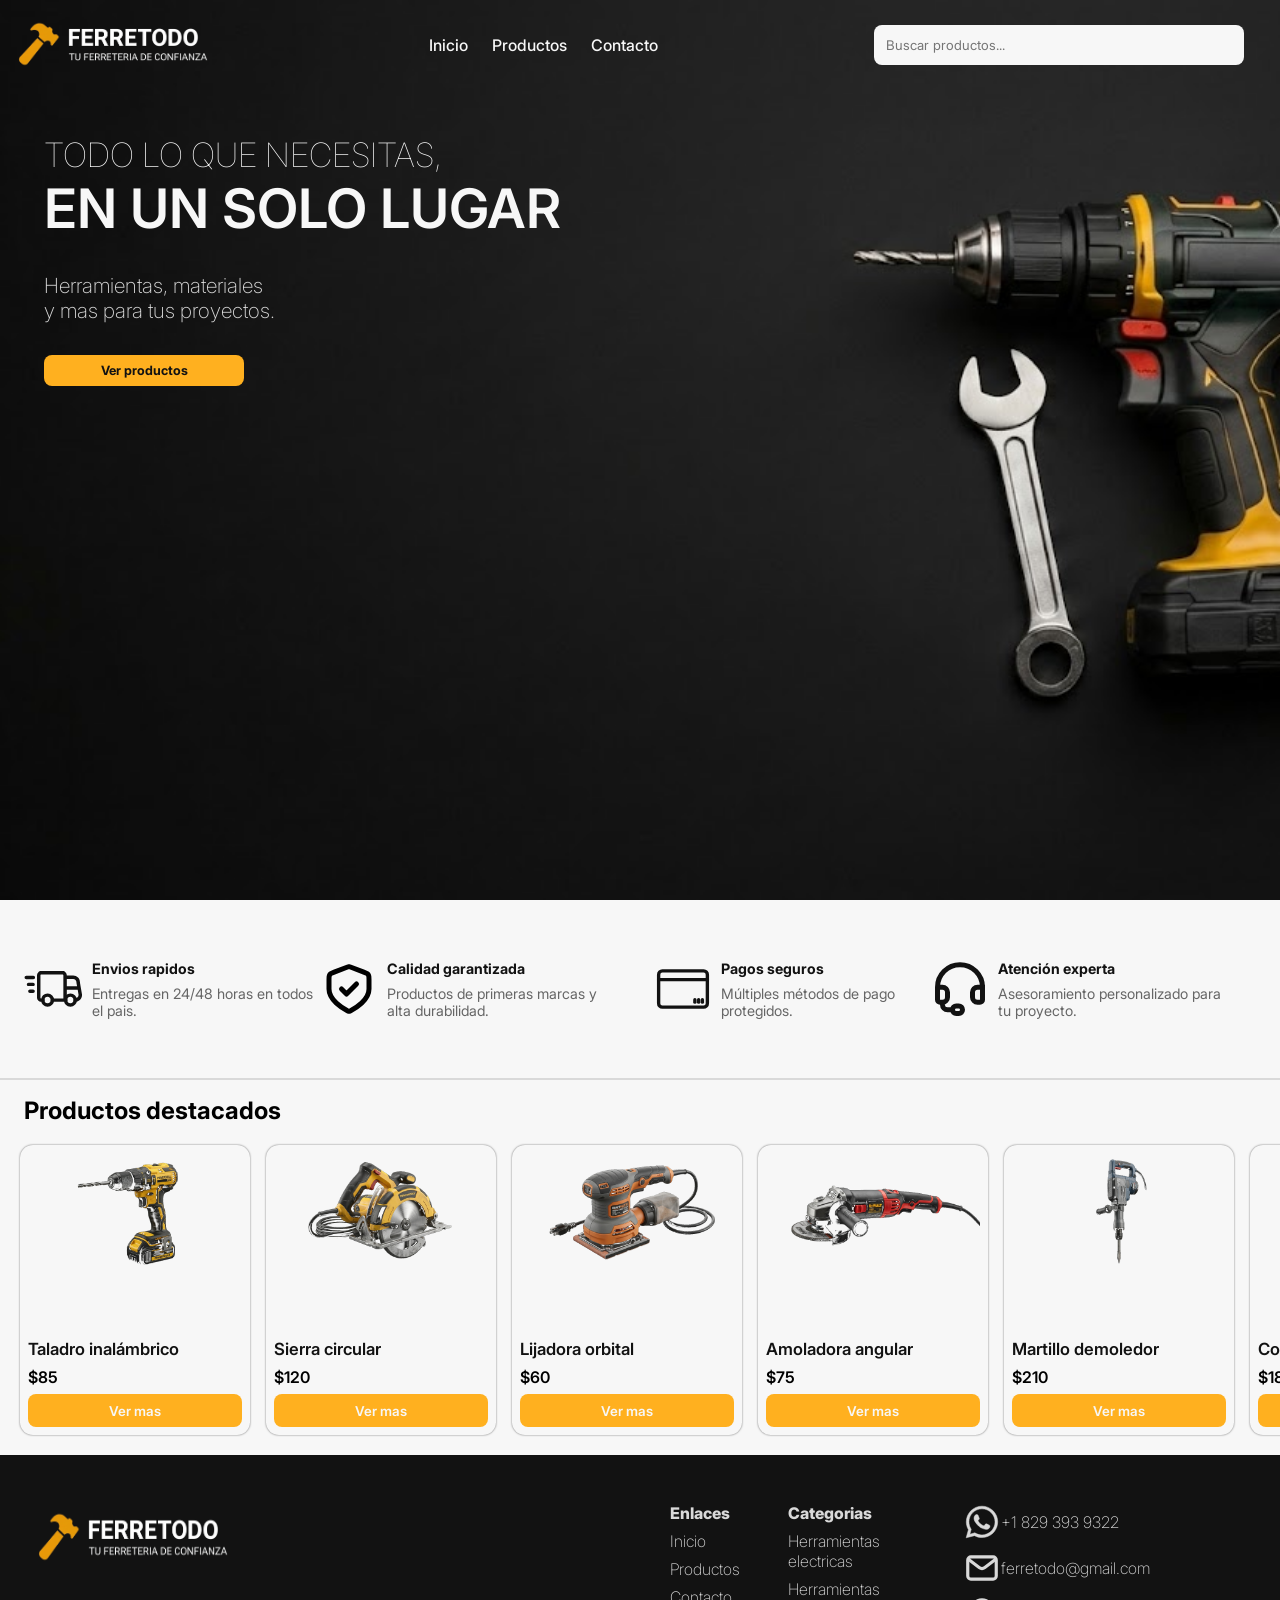
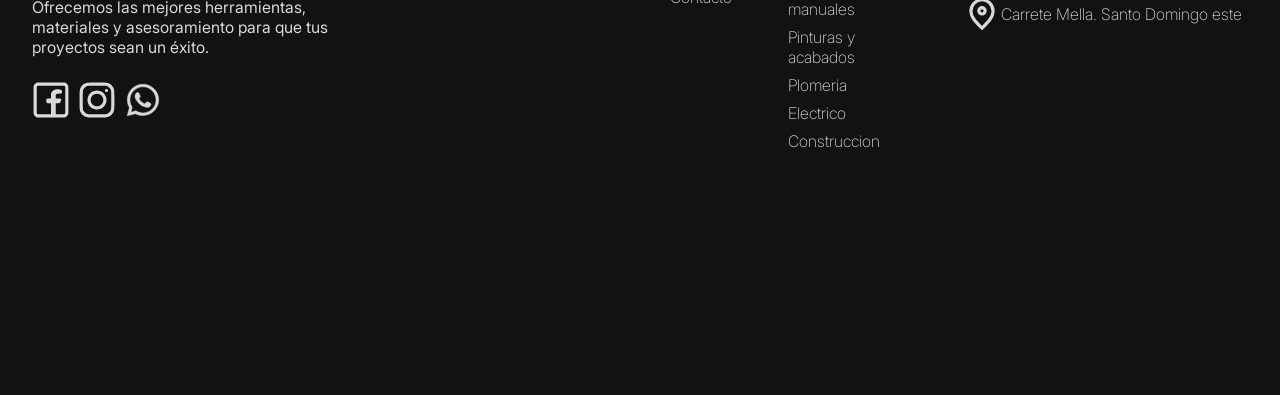
<file: index.html>
<!DOCTYPE html>
<html lang="en">
<head>
    <meta charset="UTF-8">
    <meta name="viewport" content="width=device-width, initial-scale=1.0">
    <link rel="shortcut icon" href="./Recursos/Imagenes/Logo_Pequeño.png" type="image/x-icon">
    <link rel="stylesheet" href="styles.css">
    <title>Ferreteria | Inicio</title>
</head>
<body>
    <header class="header">
        <img src="./Recursos/Imagenes/Logo_Barra_De_Navegacion.png" alt="Ferretodo" title="Ferretodo" class="header__logo">
        <nav class="nav header__nav">
            <ul class="nav__list">
                <li class="nav__element"><a href="#" class="nav__link nav__link--active">Inicio</a></li>
                <li class="nav__element"><a href="./Paginas/productos.html" class="nav__link">Productos</a></li>
                <li class="nav__element"><a href="./Paginas/contactos.html" class="nav__link">Contacto</a></li>
            </ul>
        </nav>
        <input type="search" class="header__search" placeholder="Buscar productos...">
    </header>
    <main class="main">
        <h1 class="main__title">
            <span class="main__title--first">Todo lo que necesitas,</span>
            <span class="main__title--second">en un solo lugar</span>
        </h1>
        <h2 class="main__subtitle">Herramientas, materiales y mas para tus proyectos.</h2>
        <a href="./Paginas/productos.html" class="main__button">Ver productos</a>
    </main>
    <section class="section">
        <article class="article section__article section__article--first">
            <img src="./Recursos/Imagenes/CamionSVG.svg" class="section__image" alt="Camion">
            <div class="section__subcontainer">
                <h3 class="section__title">Envios rapidos</h3>
                <p class="section__paragraph">Entregas en 24/48 horas en todos el pais.</p>
            </div>
        </article>
        <article class="article section__article">
            <img src="./Recursos/Imagenes/EscudoSVG--Black.svg" class="section__image" alt="Escudo">
            <div class="section__subcontainer">
                <h3 class="section__title">Calidad garantizada</h3>
                <p class="section__paragraph">Productos de primeras marcas y alta durabilidad.</p>
            </div>
        </article>

        <article class="article section__article">
            <img src="./Recursos/Imagenes/TarjetaSVG.svg" class="section__image" alt="Tarjeta">
            <div class="section__subcontainer">
                <h3 class="section__title">Pagos seguros</h3>
                <p class="section__paragraph">Múltiples métodos de pago protegidos.</p>
            </div>
        </article>

        <article class="article section__article">
            <img src="./Recursos/Imagenes/AudifonosSVG--Black.svg" class="section__image" alt="Audifonos">
            <div class="section__subcontainer">
                <h3 class="section__title">Atención experta</h3>
                <p class="section__paragraph">Asesoramiento personalizado para tu proyecto.</p>
            </div>
        </article>
    </section>
    <section class="section--products">
        <h3 class="section__title--products">Productos destacados</h3>
        <div class="carrousel--left">
            <div class="carrousel--left-row"></div>
            <div class="carrousel--left-row" aria-hidden="true"></div>
        </div>
    </section>
    <footer class="footer">
        <div class="footer__extrainfo">
            <img src="./Recursos/Imagenes/Logo_Barra_De_Navegacion.png" alt="Ferretodo">
            <p class="footer__paragraph">Ofrecemos las mejores herramientas, materiales y asesoramiento para que tus proyectos sean un éxito.</p>
            <div class="footer__logos">
                <img src="./Recursos/Imagenes/FacebookSVG.svg" alt="Facebook" title="Facebook">
                <img src="./Recursos/Imagenes/InstagramSVG.svg" alt="Instagram" title="Instagram">
                <img src="./Recursos/Imagenes/WhatsappSVG.svg" alt="Whatsapp" title="Whatsapp">
            </div>
        </div>
        <ul class="footer__list">
            <li class="footer_element footer__element--first">Enlaces</li>
            <li class="footer__element"><a href="#" class="footer__link">Inicio</a></li>
            <li class="footer__element"><a href="/Paginas/productos.html" class="footer__link">Productos</a></li>
            <li class="footer__element"><a href="/Paginas/contactos.html" class="footer__link">Contacto</a></li>
        </ul>
        <ul class="footer__list">
            <li class="footer__element footer__element--first">Categorias</li>
            <li class="footer__element">Herramientas electricas</li>
            <li class="footer__element">Herramientas manuales</li>
            <li class="footer__element">Pinturas y acabados</li>
            <li class="footer__element">Plomeria</li>
            <li class="footer__element">Electrico</li>
            <li class="footer__element">Construccion</li>
            
        </ul>
        <ul class="footer__list">
            <li class="footer__element"><img src="./Recursos/Imagenes/WhatsappSVG.svg" alt="Whatsapp" title="Whatsapp">+1 829 393 9322</li>
            <li class="footer__element"><img src="./Recursos/Imagenes/EmailSVG.svg" alt="Email" title="Email">ferretodo@gmail.com</li>
            <li class="footer__element"><img src="./Recursos/Imagenes/UbicacionSVG.svg" alt="Ubicacion">Carrete Mella. Santo Domingo este</li>
        </ul>
    </footer>
    <script src="Scripts JS/index.js" type="module"></script>
</body>
</html>
</file>
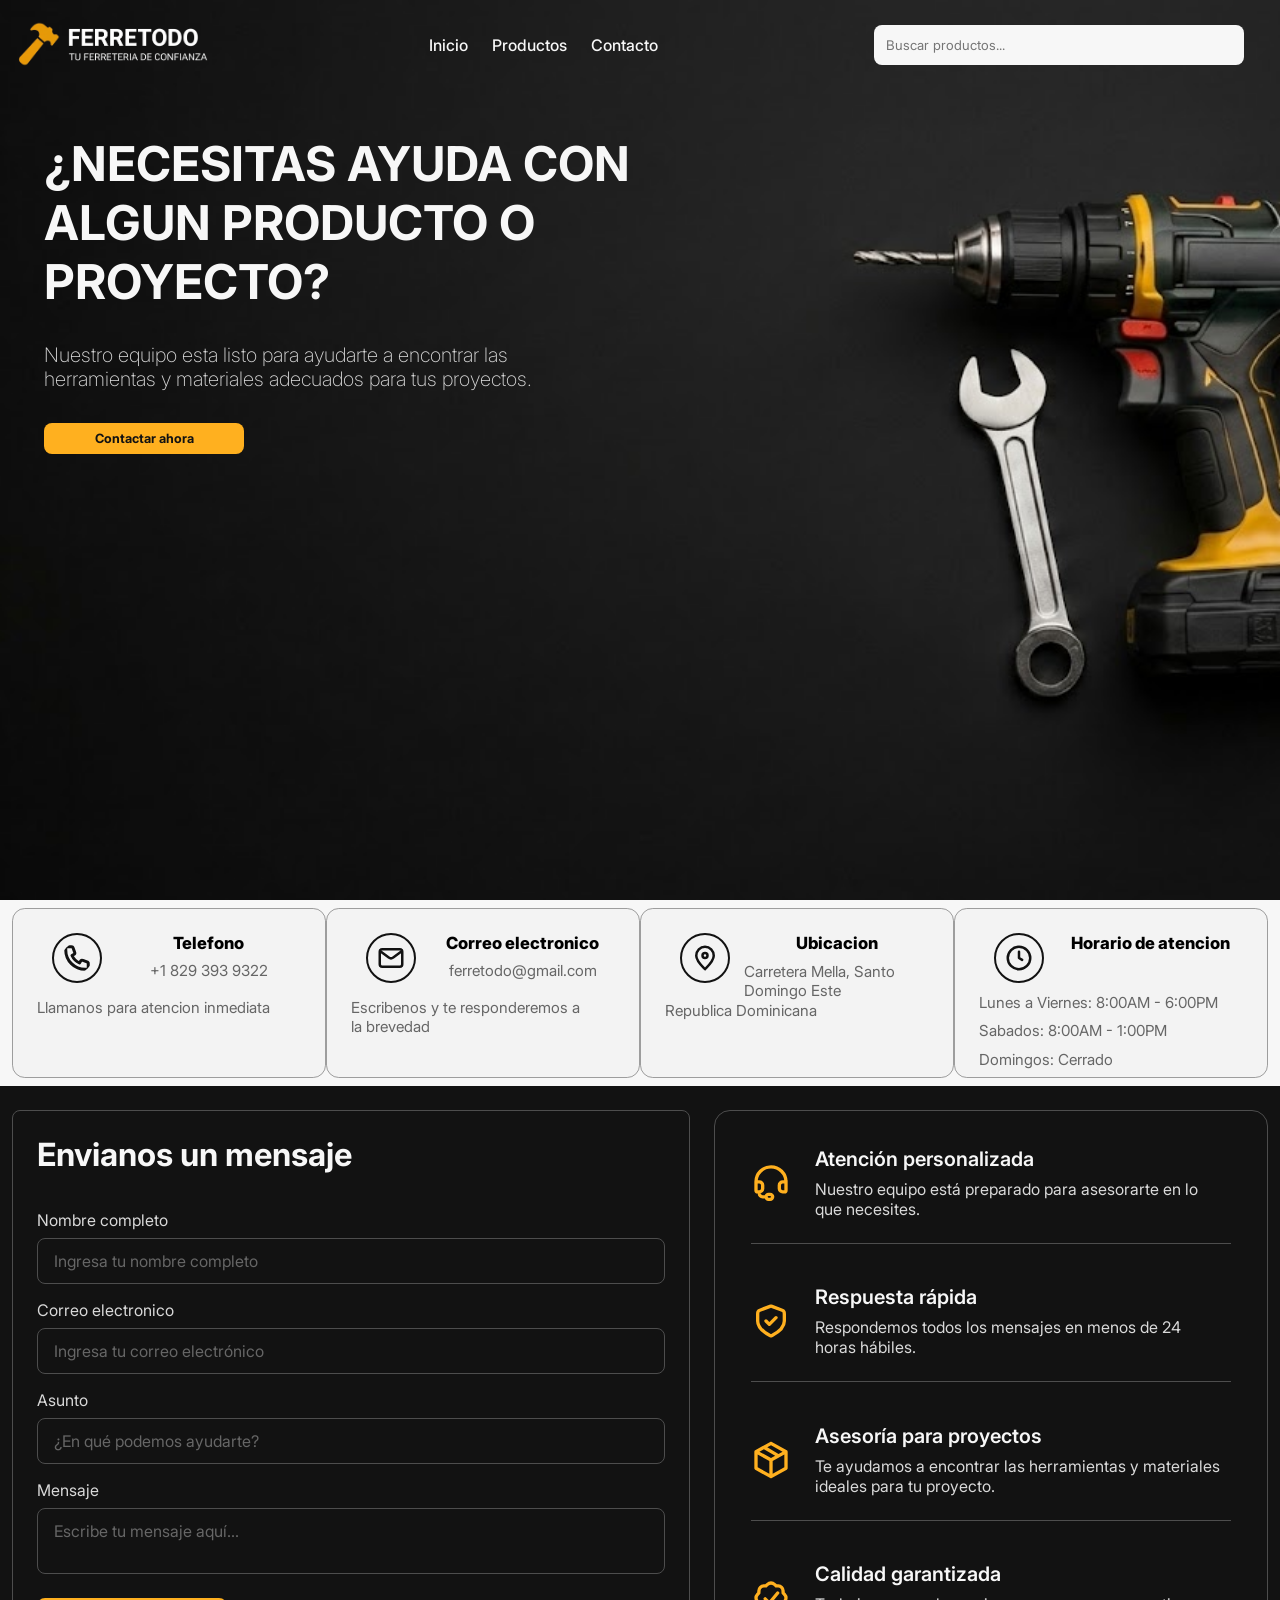
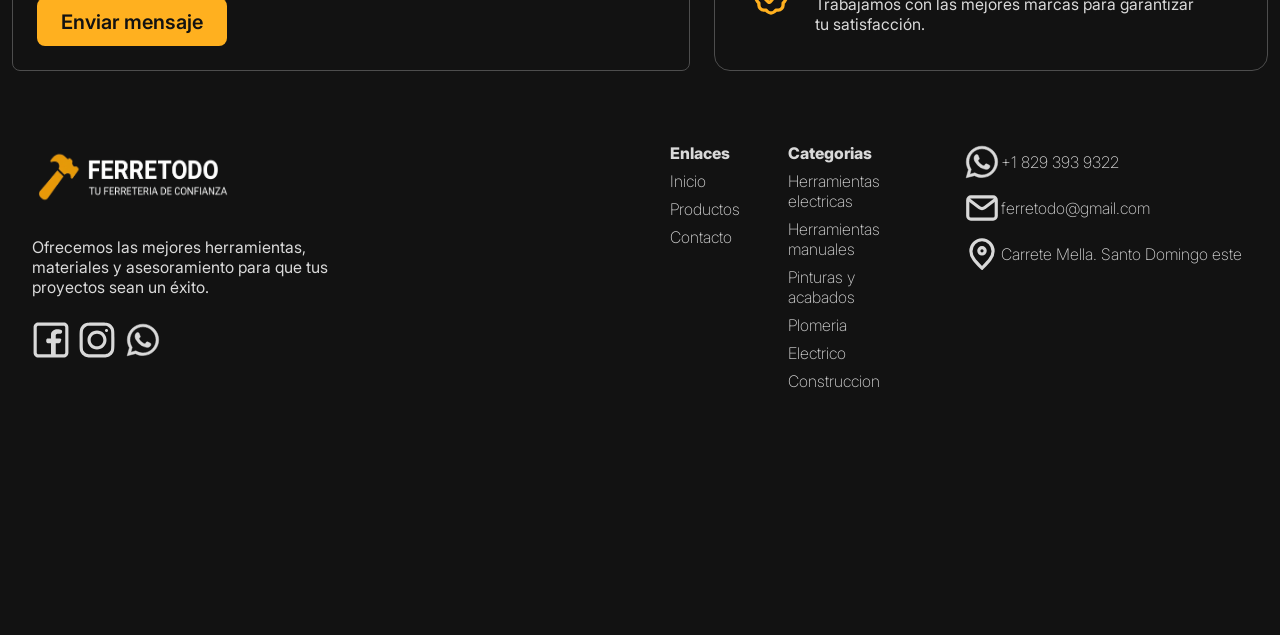
<file: Paginas/contactos.html>
<!DOCTYPE html>
<html lang="en">
<head>
    <meta charset="UTF-8">
    <meta name="viewport" content="width=device-width, initial-scale=1.0">
    <link rel="shortcut icon" href="../Recursos/Imagenes/Logo_Pequeño.png" type="image/x-icon">
    <link rel="stylesheet" href="../styles.css">
    <link rel="stylesheet" href="../Estilos/contactos.css">
    <title>Ferreteria | Contactos</title>
</head>
<body>
    <header class="header">
        <img src="../Recursos/Imagenes/Logo_Barra_De_Navegacion.png" alt="Ferretodo" title="Ferretodo" class="header__logo">
        <nav class="nav header__nav">
            <ul class="nav__list">
                <li class="nav__element"><a href="../index.html" class="nav__link nav__link--active">Inicio</a></li>
                <li class="nav__element"><a href="productos.html" class="nav__link">Productos</a></li>
                <li class="nav__element"><a href="#" class="nav__link">Contacto</a></li>
            </ul>
        </nav>
        <input type="search" class="header__search" placeholder="Buscar productos...">
    </header>
    <main class="main">
        <h1 class="main__title">
            ¿Necesitas ayuda con algun producto o proyecto?
        </h1>
        <h2 class="main__subtitle">Nuestro equipo esta listo para ayudarte a encontrar las herramientas y materiales
            adecuados para tus proyectos.
        </h2>
        <button href="./Paginas/productos.html" class="main__button">Contactar ahora</button>
    </main>
    <section class="section--cards">
        <article class="card">
            <div class="card__subcontainer">
                <img src="../Recursos/Imagenes/TelefonoSVG.svg" class="card__img" alt="Telefono">
                <h3 class="card__title">Telefono</h3>
                <p class="card__paragraph">+1 829 393 9322</p>
            </div>
            <p>Llamanos para atencion inmediata</p>
        </article>
        <article class="card">
            <div class="card__subcontainer">
                <img src="../Recursos/Imagenes/EmailSVG--Black.svg" class="card__img" alt="Correo electronico">
                <h3 class="card__title">Correo electronico</h3>
                <p class="card__paragraph">ferretodo@gmail.com</p>
            </div>
            <p>Escribenos y te responderemos a la brevedad</p>
        </article>
        <article class="card">
            <div class="card__subcontainer">
                <img src="../Recursos/Imagenes/UbicacionSVG--Black.svg" class="card__img" alt="Ubicacion">
                <h3 class="card__title">Ubicacion</h3>
                <p class="card__paragraph">Carretera Mella, Santo Domingo Este</p>
            </div>
            <p>Republica Dominicana</p>
        </article><article class="card">
            <div class="card__subcontainer">
                <img src="../Recursos/Imagenes/Reloj.SVG" class="card__img" alt="Horario">
                <h3 class="card__title">Horario de atencion</h3>
            </div>
            <p>Lunes a Viernes: 8:00AM - 6:00PM</p>
            <p>Sabados: 8:00AM - 1:00PM</p>
            <p>Domingos: Cerrado</p>
        </article>
    </section>
    <div class="contact__wrapper">
        <form class="form">
            <h3 class="form__title">Envianos un mensaje</h3>
            <label for="form__name" class="form__label">
                Nombre completo
                <input type="text" name="" id="form__name" class="form__input" placeholder="Ingresa tu nombre completo" required>
            </label>
            <label for="form__email" class="form__label">
                Correo electronico
                <input type="email" name="" id="form__email" class="form__input" placeholder="Ingresa tu correo electrónico" required>
            </label>
            <label for="form__business" class="form__label">
                Asunto
                <input type="text" name="" id="form__business" class="form__input" placeholder="¿En qué podemos ayudarte?" required>
            </label>
            <label for="form__message" class="form__label">
                Mensaje
                <textarea id="form__message" class="form__input input__message" placeholder="Escribe tu mensaje aquí..." required></textarea>
            </label>
            <button class="form__button" onclick="(e) => e.preventDefault()">Enviar mensaje</button>
        </form> 
        <section class="section">
            <article class="article">
                <img src="../Recursos/Imagenes/AudifonosSVG--Orange.svg" alt="Atención personalizada" class="article__img">
                <h4 class="article__title">Atención personalizada</h4>
                <p class="article__paragraph">
                    Nuestro equipo está preparado para asesorarte en lo que necesites.
                </p>
            </article>

            <article class="article">
                <img src="../Recursos/Imagenes/EscudoSVG--Orange.svg" alt="Respuesta rápida" class="article__img">
                <h4 class="article__title">Respuesta rápida</h4>
                <p class="article__paragraph">
                    Respondemos todos los mensajes en menos de 24 horas hábiles.
                </p>
            </article>

            <article class="article">
                <img src="../Recursos/Imagenes/CajaSVG.svg" alt="Asesoría para proyectos" class="article__img">
                <h4 class="article__title">Asesoría para proyectos</h4>
                <p class="article__paragraph">
                    Te ayudamos a encontrar las herramientas y materiales ideales para tu proyecto.
                </p>
            </article>

            <article class="article">
                <img src="../Recursos/Imagenes/InsigniaSVG.svg" alt="Calidad garantizada" class="article__img">
                <h4 class="article__title">Calidad garantizada</h4>
                <p class="article__paragraph">
                    Trabajamos con las mejores marcas para garantizar tu satisfacción.
                </p>
            </article>
        </section>
    </div>
    <footer class="footer">
        <div class="footer__extrainfo">
            <img src="../Recursos/Imagenes/Logo_Barra_De_Navegacion.png" alt="Ferretodo">
            <p class="footer__paragraph">Ofrecemos las mejores herramientas, materiales y asesoramiento para que tus proyectos sean un éxito.</p>
            <div class="footer__logos">
                <img src="../Recursos/Imagenes/FacebookSVG.svg" alt="Facebook" title="Facebook">
                <img src="../Recursos/Imagenes/InstagramSVG.svg" alt="Instagram" title="Instagram">
                <img src="../Recursos/Imagenes/WhatsappSVG.svg" alt="Whatsapp" title="Whatsapp">
            </div>
        </div>
        <ul class="footer__list">
            <li class="footer_element footer__element--first">Enlaces</li>
            <li class="footer__element"><a href="../index.html" class="footer__link">Inicio</a></li>
            <li class="footer__element"><a href="productos.html" class="footer__link">Productos</a></li>
            <li class="footer__element"><a href="#" class="footer__link">Contacto</a></li>
        </ul>
        <ul class="footer__list">
            <li class="footer__element footer__element--first">Categorias</li>
            <li class="footer__element">Herramientas electricas</li>
            <li class="footer__element">Herramientas manuales</li>
            <li class="footer__element">Pinturas y acabados</li>
            <li class="footer__element">Plomeria</li>
            <li class="footer__element">Electrico</li>
            <li class="footer__element">Construccion</li>
            
        </ul>
        <ul class="footer__list">
            <li class="footer__element"><img src="../Recursos/Imagenes/WhatsappSVG.svg" alt="Whatsapp" title="Whatsapp">+1 829 393 9322</li>
            <li class="footer__element"><img src="../Recursos/Imagenes/EmailSVG.svg" alt="Email" title="Email">ferretodo@gmail.com</li>
            <li class="footer__element"><img src="../Recursos/Imagenes/UbicacionSVG.svg" alt="">Carrete Mella. Santo Domingo este</li>
        </ul>
    </footer>
    <script src="../Scripts JS/index.js" type="module"></script>
</body>
</html>
</file>
<file: styles.css>
@font-face {
    font-family: 'Inter';
    src: url('Recursos/Font-Family/Inter_24pt-Thin.ttf');
    font-weight: 100;
}

@font-face {
    font-family: 'Inter';
    src: url('Recursos/Font-Family/Inter_24pt-ExtraLight.ttf');
    font-weight: 200;
}

@font-face {
    font-family: 'Inter';
    src: url('Recursos/Font-Family/Inter_24pt-Light.ttf');
    font-weight: 300;
}

@font-face {
    font-family: 'Inter';
    src: url('Recursos/Font-Family/Inter_24pt-Regular.ttf');
    font-weight: 400;
}

@font-face {
    font-family: 'Inter';
    src: url('Recursos/Font-Family/Inter_24pt-Medium.ttf');
    font-weight: 500;
}

@font-face {
    font-family: 'Inter';
    src: url('Recursos/Font-Family/Inter_24pt-SemiBold.ttf');
    font-weight: 600;
}

@font-face {
    font-family: 'Inter';
    src: url('Recursos/Font-Family/Inter_24pt-Bold.ttf');
    font-weight: 700;
}

@font-face {
    font-family: 'Inter';
    src: url('Recursos/Font-Family/Inter_24pt-ExtraBold.ttf');
    font-weight: 800;
}

@font-face {
    font-family: 'Inter';
    src: url('Recursos/Font-Family/Inter_24pt-Black.ttf');
    font-weight: 900;
}

*{
    font-family: 'Inter';
    margin: 0;
    padding: 0;
    box-sizing: border-box;
}

ul, ol{
    list-style: none;
}

a{
    text-decoration: none;
}

h1, h2, h3, h4, h5{
    text-wrap: balance;
}

h1{
    font-size: var(--font-size-h1);
}

h2{
    font-size: var(--font-size-h2);
}

h3{
    font-size: var(--font-size-h3);
}

h4{
    font-size: var(--font-size-h4);
}

h5, h6{
    font-size: var(--font-size-h5);
}

p{
    text-wrap: pretty;
}

:root{
    /* COLORS */
    --black: hsl(220, 0%, 7%);
    --white: hsl(0, 0%, 97%);
    --gray-light: hsl(0, 0%, 85%);
    --gray-dark: hsl(0, 0%, 40%);
    --gray-dark-extra: hsl(0, 0%, 30%);
    --orange: hsl(39, 100%, 56%);

    --darkblue: hsl(215, 85%, 33%);
    --blue: hsl(215, 85%, 45%);
    --lightblue: hsl(210, 100%, 70%);
    --cyan: hsl(180, 85%, 55%);
    --red: hsl(0, 75%, 50%);
    --green: hsl(135, 70%, 50%);
    --yellow: hsl(55, 90%, 55%);
    --purple: hsl(275, 70%, 55%);
    --pink: hsl(330, 75%, 60%);

    /* SHADOWS */

    /* FONT-SIZEs */

    --font-size-base: clamp(16px, 1vw + 1rem, 20px);
    --font-size-p: clamp(1.00rem, 0.8vw + 1rem, 1.25rem);      
    --font-size-small: clamp(0.80rem, 0.5vw + 0.8rem, 1rem);    
    --font-size-h6: clamp(1.25rem, 1vw + 1rem, 1.5rem); 
    --font-size-h5: clamp(1.56rem, 1.2vw + 1.1rem, 2rem); 
    --font-size-h4: clamp(1.95rem, 1.5vw + 1.2rem, 2.5rem); 
    --font-size-h3: clamp(2.44rem, 2vw + 1.5rem, 3rem);    
    --font-size-h2: clamp(3.05rem, 2.5vw + 1.5rem, 4rem);  
    --font-size-h1: clamp(3.81rem, 3vw + 1.5rem, 5rem);    

    /* PADDINGs */
    --padding-xs: 0.5rem;
    --padding-s: 0.75rem;
    --padding-l: 1rem;
    --padding-m: 1.25rem;
    --padding-x: 1.5rem;
    --padding-xx: 1.75rem;
    --padding-xxl: 2rem;
    --padding-xxxl: 2.25rem;
    --padding-xxxxl: 2.5rem;
    --padding-xxxxxl: 2.75rem;
    --padding-xxxxxxl: 3rem;

    /* MARGINs */
    --margin-xs: 0.5rem;
    --margin-s: 0.75rem;
    --margin-l: 1rem;
    --margin-m: 1.25rem;
    --margin-x: 1.5rem;
    --margin-xx: 1.75rem;
    --margin-xxl: 2rem;
    --margin-xxxl: 2.25rem;
    --margin-xxxxl: 2.5rem;
    --margin-xxxxxl: 2.75rem;
    --margin-xxxxxxl: 3rem;

    /* GAPs */
    --gap-xs: 0.5rem;
    --gap-s: 0.75rem;
    --gap-l: 1rem;
    --gap-m: 1.25rem;
    --gap-x: 1.5rem;
    --gap-xx: 1.75rem;
    --gap-xxl: 2rem;
    --gap-xxxl: 2.25rem;
    --gap-xxxxl: 2.5rem;
    --gap-xxxxxl: 2.75rem;
    --gap-xxxxxxl: 3rem;

    /*BORDER RADIUS*/
    --border-radius-small: .5rem;
    --border-radius-medium: .8rem;
    --border-radius-large: 1rem;
}

body{
    background-image: url(./Recursos/Imagenes/Main_Imagen1.png);
    background-attachment: fixed;
    background-size: cover;
    background-repeat: no-repeat;
    background-position: center;
    scroll-behavior: smooth;
}

/* HEADER */

.header{
    padding: calc(var(--padding-xs) - .3rem) var(--padding-s);
    padding-right: var(--padding-xxxl);
    display: flex;
    align-items: center;
    justify-content: space-between;
    height: 10dvh;
}


.header{
    user-select: none;
}

.header__logo{
    max-width: 200px;
    max-height: 70px;
}

.nav{
    width: 30%;
}

.nav__list{
    display: flex;
    justify-content: center;
    column-gap: var(--gap-x);
}

.nav__link{
    color: var(--white);
    font-weight: 500;
    font-size: var(--font-size-small);
    transition: all .1s ease-in-out;
}

.nav__link:hover{
    color: var(--gray-dark);
}

.header__search{
    padding: var(--padding-s);
    border-radius: var(--border-radius-small);
    background-color: var(--white);
    color: var(--gray);
    border: 0px;
    width: 30%;
    transition: all .2s ease-in-out;
}

.header__search:focus-visible{
    outline: none;
}

.main{
    max-width: 100dvw;
    height: 90dvh;
    color: var(--white);
    display: flex;
    flex-direction: column;
    row-gap: var(--gap-xxl);
    align-items: left;
    padding: var(--padding-xxxxxl);
}

.main *{
    max-width: 50%;
}

.main__title{
    text-transform: uppercase;
    display: flex;
    flex-direction: column;
    max-width: 100%;
    animation: fade-in .5s .8s forwards;
}

.main__title--first{
    font-size: calc(var(--font-size-h1) - 1.8rem);
    font-weight: 100;
}

.main__title--second{
    font-size: calc(var(--font-size-h1) - .5rem);
    font-weight: 600;
}

.main__subtitle{
    font-size: calc(var(--font-size-h2) - 2.2rem);
    color: var(--gray-light);
    font-weight: 200;
    width: 30%;
    animation: fade-in .5s 1s forwards;
}

.main__button{
    background-color: var(--orange);
    color: var(--black);
    border-radius: var(--border-radius-small);
    padding: var(--padding-xs) calc(var(--padding-xs) - .8rem);
    text-align: center;
    border: 0px;
    max-width: 200px;
    font-weight: 700;
    transition: all .2s ease-in-out;
    cursor: pointer;
    animation: fade-in .5s 1.2s forwards;
    user-select: none;
    font-size: calc(var(--font-size-small) - .2rem);
}

.main__button:hover{
    background-color: var(--white);
    color: var(--orange);
}


.main__title, .main__subtitle, .main__button{
    opacity: 0;
}

@keyframes fade-in{
    from{

    }
    to{
        opacity: 1;
    }
}

.section{
    padding: var(--padding-x);
    display: flex;
    justify-content: space-between;
    background-color: var(--white);
    height: 20dvh;
    overflow-y: hidden;
    border-bottom: 2px solid var(--gray-light);
}

@media screen and (max-width: 840px) {
    .section__paragraph{
        display: none;
    }
}

.section__article{
    display: flex;
    align-items: center;
    column-gap: var(--gap-xs);
    user-select: none;
    opacity: 0;
    transition: all .4s .1s ease-in-out;
}

.show{
    opacity: 1 !important;
}

.section__image{
    width: 60px;
    height: 60px;
}

.section__subcontainer{
    display: flex;
    flex-direction: column;
    row-gap: var(--gap-xs);
}

.section__title{
    color: var(--black);
    font-weight: 700;
}

.section__title, .section__paragraph{
    font-size: calc(var(--font-size-small) - .1rem);
}

.section__paragraph{
    color: var(--gray-dark);
    font-weight: 400;
}

img{
    max-width: 100%;
}

.section--products{
    background-color: var(--white);
    display: flex;
    flex-direction: column;
}

.section__title--products{
    font-size: var(--font-size-h6);
    padding: var(--padding-l) 0 0 var(--padding-x);
}

.carrousel--left, .carrousel--right{
    overflow-x: auto;
    padding: var(--padding-m);
    scrollbar-width: none;
    display: flex;
    opacity: 0;
}

.carrousel--left-row, .carrousel--right-row{
    display: flex;
    column-gap: var(--gap-l);
    padding-right: var(--gap-l);
}

.carrousel--left-row{
    animation: spin 22s linear infinite;
}

.carrousel--right:hover .carrousel--right-row, 
.carrousel--left:hover .carrousel--left-row{
    animation-play-state: paused;
}

.carrousel--right-row{
    animation: spin 22s linear infinite reverse;
}

@keyframes spin{
    from{
        transform: translateX(0);
    }
    to{
        transform: translateX(-100%);
    }
}

.carrousel__product{
    padding: var(--padding-xs);
    border-radius: var(--border-radius-medium);
    transition: all .1s ease-in-out;
    display: grid;
    grid-template-columns: 1fr;
    grid-template-rows: 68% 10% 10% 12%;
    grid-template-areas: 
    "img"
    "title"
    "price"
    "button"
    ;
    height: 290px;
    width: 230px;
    box-shadow: 0 0 2px var(--gray-dark);
}

.carrousel__product:hover{
    box-shadow: 0 0 10px var(--gray-dark);
}

.carrousel__img{
    border-radius:  var(--border-radius-medium);
    grid-area: img;
}

.carrousel__title{
    color: var(--black);
    font-size: calc(var(--font-size-p) - .2rem);
    font-weight: 600;
    grid-area: title;
}

.carrousel__price{
    color: var(--gray-light);
    color: calc(var(--font-size-p) - .7rem);
    grid-area: price;
    font-weight: 600;
}

.carrousel__button{
    grid-area: button;
    border: 0px;
    background-color: var(--orange);
    color: var(--white);
    font-size: calc(var(--font-size-p) - .4rem);
    font-weight: 600;
    padding: var(--padding-xs) var(--padding-l);
    border-radius: var(--border-radius-small);
    transition: all .1s ease-in-out;
}

.carrousel__button:hover{
    background-color: var(--black);
}

.footer{
    background-color: var(--black);
    display: flex;
    padding: var(--padding-xxxxxxl) var(--padding-xxl);
    justify-content: space-evenly;
    column-gap: var(--gap-xxxxxxl);
    height: 60dvh;
}

.footer__extrainfo, .footer__list{
    opacity: 0;
    transition: all .4s .1s ease-in-out;
}

.footer__extrainfo{
    display: flex;
    flex-direction: column;
    row-gap: var(--gap-x);
    color: var(--gray-light);
    font-weight: 400;
}

.footer__extrainfo img{
    width: 200px;
    height: 70px;
}

.footer__paragraph{
    width: 60%;
}

.footer__logos{
    display: flex;
    column-gap: var(--gap-xs);
}

.footer__list{
    color: var(--gray-light);
    display: flex;
    flex-direction: column;
    row-gap: var(--gap-xs);
}

.footer__list:last-child{
    width: 30%;
}

.footer__logos img, .footer__element img{
    width: 38px;
    height: 38px;
}

.footer__element{
    display: flex;
    align-items: center;
}

.footer__element--first{
    font-weight: 800 !important;
    cursor: pointer;
}

.footer__link, .footer__element{
    color: var(--gray-light);
    font-weight: 200;
}

.footer__element:not(.footer__element--first){
    cursor: pointer;
}

.footer__link, .footer__element{
    transition: all .2s ease-in-out;
}

.footer__link:hover, .footer__element:hover:not(.footer__element--first){
    color: var(--gray-dark);
}
</file>
<file: Estilos/contactos.css>
.main__title{
    width: 50%;
    text-wrap: pretty;
    font-size: var(--font-size-h3);
}

.main__subtitle{
    width: 70%;
    font-size: var(--font-size-p);
}

.main{
    height: 90dvh;
}

.section--cards{
    background-color: var(--white);
    padding: var(--padding-xs) var(--padding-s);
    display: flex;
    justify-content: space-between;
    min-height: min-content;
}

.card{
    padding: var(--padding-x);
    border-radius: var(--border-radius-medium);
    border: 1.8px solid color-mix(in hsl, var(--gray-light) 70%, var(--black) 30%);
    background-color: color-mix(in hsl, var(--white) 85%, var(--gray-light) 15%);
    display: grid;
    grid-template-columns: 1fr;
    grid-template-rows: 1fr;
    grid-auto-rows: 1fr;
    height: 170px;
    gap: calc(var(--padding-xs) + .1rem) 0;
    width: 320px;
    user-select: none;
}

.card__subcontainer{
    display: grid;
    grid-template-columns: 30% 70%;
    grid-template-rows: 50% 50%;
    grid-template-areas: 
    "img title"
    "img paragraph"
    ;
}

.card__img{
    height: 50px;
    width: 50px;
    border-radius: 50%;
    padding: var(--padding-xs);
    border: 2px solid var(--black);
    grid-area: img;
    justify-self: center;
}

.card__title{
    font-size: calc(var(--font-size-p) - .2rem);
    grid-area: title;
    font-weight: 800;
}

.card__title, .card__paragraph{
    justify-self: center;
}

.card__paragraph, .card > p{
    color: var(--gray-dark);
    font-size: calc(var(--font-size-p) - .3rem);
}

.contact__wrapper{
    justify-content: center;
    padding: var(--padding-x);
    background-color: var(--black);
    display: grid;
    grid-template-columns: 55% 45%;
    grid-template-rows: 1fr;
    grid-template-areas: 
    "form section"
    ;
    column-gap: var(--gap-x);
}

.form{
    background-color: var(--black);
    border: 1px solid var(--gray-dark-extra);
    border-radius: var(--border-radius-small);
    padding: var(--padding-x);
    display: flex;
    flex-direction: column;
    gap: var(--gap-l);
    grid-area: form;
}

.form__title {
    color: var(--white);
    font-size: var(--font-size-h5);
    margin-bottom: var(--margin-s);
    padding-bottom: var(--padding-xs);
}

.form__label {
    display: flex;
    flex-direction: column;
    gap: var(--gap-xs);
    color: var(--gray-light);
    font-size: var(--font-size-small);
}

.form__input{
    background-color: transparent;
    border: 1px solid var(--gray-dark-extra);
    border-radius: var(--border-radius-small);
    padding: var(--padding-s) var(--padding-l);
    color: var(--white);
    font-size: var(--font-size-small);
    transition: all 0.3s ease;
}

.form__input:focus-visible{
    outline: none;
}

.form__input::placeholder {
    color: var(--gray-dark);
}

.form__input:focus {
    border-color: var(--orange);
}

.input__message{
    max-height: 160px;
    resize: none;
    width: 100%;
}

.form__button {
    display: flex;
    align-items: center;
    justify-content: center;
    gap: var(--gap-xs);
    background-color: var(--orange);
    color: var(--black);
    border: none;
    border-radius: var(--border-radius-small);
    padding: var(--padding-s) var(--padding-x);
    font-size: var(--font-size-p);
    font-weight: 600;
    cursor: pointer;
    align-self: flex-start;
    margin-top: var(--margin-xs);
    transition: opacity 0.2s ease;
}

.form__button:hover {
    opacity: 0.9;
}

.section {
    background-color: var(--black);
    border: 1px solid var(--gray-dark-extra); 
    border-radius: var(--border-radius-large);
    padding: var(--padding-xxxl);
    display: flex;
    flex-direction: column;
    grid-area: section;
    height: 100%;
}

.article {
    display: grid;
    grid-template-columns: max-content 1fr;
    grid-template-areas:
        "icon title"
        "icon text";
    column-gap: var(--gap-x);
    row-gap: var(--gap-xs);
    padding-block: var(--padding-x);
    border-bottom: 1px solid var(--gray-dark-extra);
}

.article:first-child {
    padding-top: 0;
}

.article:last-child {
    border-bottom: none;
    padding-bottom: 0;
}

.article__img {
    grid-area: icon;
    width: 40px; 
    height: 40px;
    align-self: center;
}

.article__title {
    grid-area: title;
    margin: 0;
    color: var(--white);
    font-size: var(--font-size-base); 
    font-weight: 600;
}

.article__paragraph {
    grid-area: text;
    margin: 0;
    color: var(--gray-light);
    font-size: var(--font-size-small);
}
</file>
